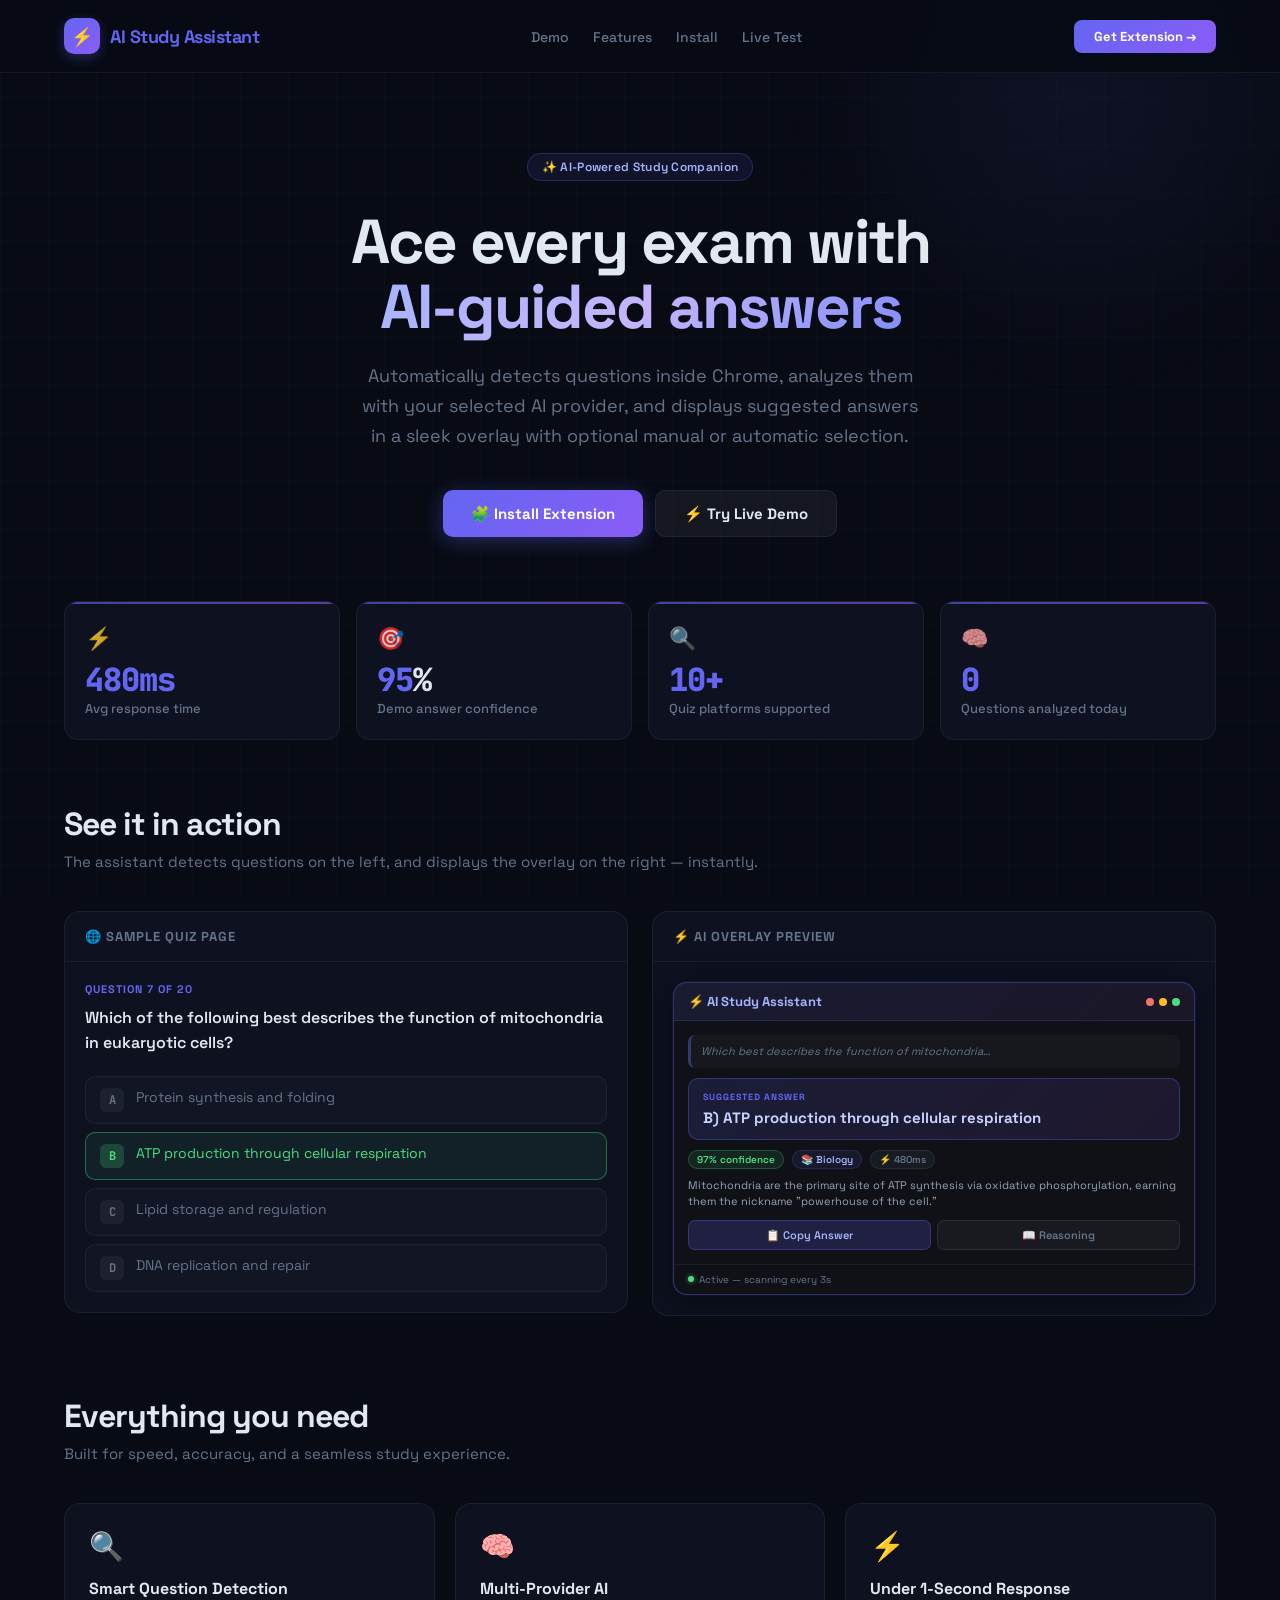
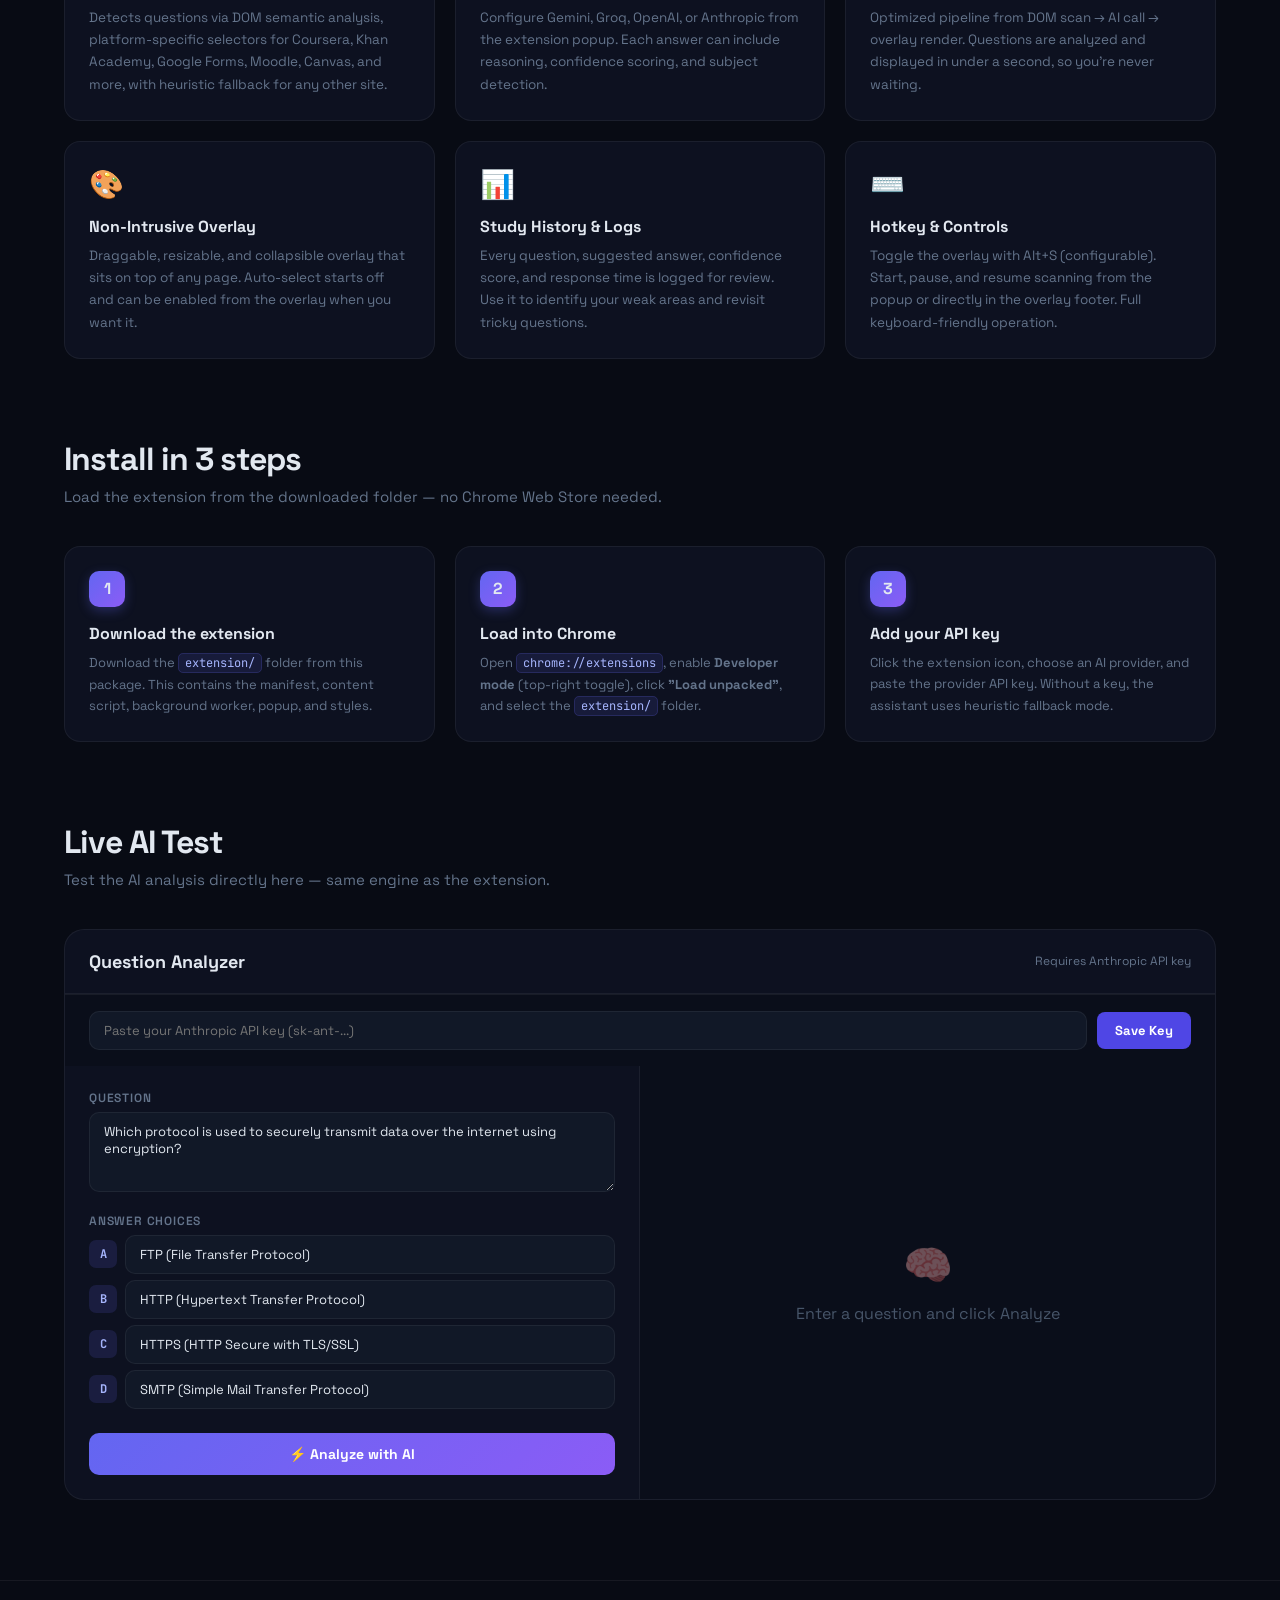
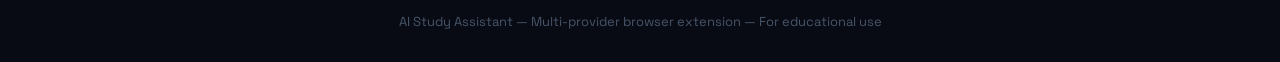
<file: dashboard/index.html>
<!DOCTYPE html>
<html lang="en">
<head>
  <meta charset="UTF-8">
  <meta name="viewport" content="width=device-width, initial-scale=1.0">
  <title>AI Study Assistant — Dashboard</title>
  <style>
    @import url('https://fonts.googleapis.com/css2?family=Space+Grotesk:wght@400;500;600;700;800&family=JetBrains+Mono:wght@400;600&display=swap');

    :root {
      --bg:        #080b14;
      --bg2:       #0d1120;
      --bg3:       #111827;
      --border:    rgba(99,102,241,0.2);
      --border2:   rgba(255,255,255,0.06);
      --indigo:    #6366f1;
      --indigo2:   #4f46e5;
      --violet:    #8b5cf6;
      --text:      #e2e8f0;
      --muted:     #64748b;
      --muted2:    #475569;
      --success:   #4ade80;
      --warning:   #fbbf24;
      --danger:    #f87171;
    }

    * { margin: 0; padding: 0; box-sizing: border-box; }
    html { scroll-behavior: smooth; }

    body {
      background: var(--bg);
      color: var(--text);
      font-family: 'Space Grotesk', sans-serif;
      min-height: 100vh;
      overflow-x: hidden;
    }

    /* Ambient grid bg */
    body::before {
      content: '';
      position: fixed;
      inset: 0;
      background-image:
        linear-gradient(rgba(99,102,241,0.03) 1px, transparent 1px),
        linear-gradient(90deg, rgba(99,102,241,0.03) 1px, transparent 1px);
      background-size: 48px 48px;
      pointer-events: none;
      z-index: 0;
    }

    /* Glow orbs */
    body::after {
      content: '';
      position: fixed;
      top: -200px;
      right: -100px;
      width: 600px;
      height: 600px;
      background: radial-gradient(circle, rgba(99,102,241,0.08) 0%, transparent 70%);
      pointer-events: none;
      z-index: 0;
    }

    .container { max-width: 1200px; margin: 0 auto; padding: 0 24px; position: relative; z-index: 1; }

    /* ── Nav ─────────────────────────────────────────────── */
    nav {
      padding: 18px 0;
      border-bottom: 1px solid var(--border2);
      position: sticky;
      top: 0;
      background: rgba(8,11,20,0.85);
      backdrop-filter: blur(16px);
      z-index: 100;
    }
    .nav-inner {
      display: flex;
      align-items: center;
      justify-content: space-between;
    }
    .logo {
      display: flex;
      align-items: center;
      gap: 10px;
      font-size: 18px;
      font-weight: 800;
      color: var(--indigo);
      letter-spacing: -0.5px;
    }
    .logo-icon {
      width: 36px; height: 36px;
      background: linear-gradient(135deg, var(--indigo), var(--violet));
      border-radius: 10px;
      display: flex;
      align-items: center;
      justify-content: center;
      font-size: 18px;
      box-shadow: 0 4px 12px rgba(99,102,241,0.3);
    }
    .nav-links {
      display: flex;
      gap: 24px;
      list-style: none;
    }
    .nav-links a {
      color: var(--muted);
      text-decoration: none;
      font-size: 14px;
      font-weight: 500;
      transition: color 0.15s;
    }
    .nav-links a:hover { color: var(--text); }

    .nav-cta {
      background: linear-gradient(135deg, var(--indigo), var(--violet));
      color: white;
      border: none;
      padding: 8px 20px;
      border-radius: 8px;
      font-size: 13px;
      font-weight: 700;
      cursor: pointer;
      font-family: inherit;
      transition: opacity 0.15s;
      text-decoration: none;
    }
    .nav-cta:hover { opacity: 0.88; }

    /* ── Hero ─────────────────────────────────────────────── */
    .hero {
      padding: 80px 0 64px;
      text-align: center;
    }
    .hero-badge {
      display: inline-flex;
      align-items: center;
      gap: 6px;
      background: rgba(99,102,241,0.1);
      border: 1px solid rgba(99,102,241,0.25);
      border-radius: 20px;
      padding: 5px 14px;
      font-size: 12px;
      color: #a5b4fc;
      font-weight: 600;
      letter-spacing: 0.3px;
      margin-bottom: 28px;
    }
    .hero h1 {
      font-size: clamp(36px, 5vw, 62px);
      font-weight: 800;
      letter-spacing: -2px;
      line-height: 1.05;
      margin-bottom: 22px;
    }
    .hero h1 span {
      background: linear-gradient(135deg, #a5b4fc, #c4b5fd, #818cf8);
      -webkit-background-clip: text;
      -webkit-text-fill-color: transparent;
      background-clip: text;
    }
    .hero p {
      font-size: 18px;
      color: var(--muted);
      max-width: 560px;
      margin: 0 auto 40px;
      line-height: 1.65;
    }
    .hero-btns {
      display: flex;
      gap: 12px;
      justify-content: center;
      flex-wrap: wrap;
    }
    .btn-hero {
      padding: 13px 28px;
      border-radius: 10px;
      font-size: 15px;
      font-weight: 700;
      cursor: pointer;
      border: none;
      font-family: inherit;
      transition: all 0.2s;
      text-decoration: none;
      display: inline-flex;
      align-items: center;
      gap: 8px;
    }
    .btn-hero-primary {
      background: linear-gradient(135deg, var(--indigo), var(--violet));
      color: white;
      box-shadow: 0 4px 20px rgba(99,102,241,0.35);
    }
    .btn-hero-primary:hover { transform: translateY(-2px); box-shadow: 0 8px 28px rgba(99,102,241,0.45); }
    .btn-hero-ghost {
      background: rgba(255,255,255,0.05);
      color: var(--text);
      border: 1px solid var(--border2);
    }
    .btn-hero-ghost:hover { background: rgba(255,255,255,0.09); }

    /* ── Stats Cards ──────────────────────────────────────── */
    .stats-section { padding: 0 0 64px; }
    .stats-grid {
      display: grid;
      grid-template-columns: repeat(4, 1fr);
      gap: 16px;
    }
    @media(max-width:768px) { .stats-grid { grid-template-columns: repeat(2,1fr); } }

    .stat-card {
      background: var(--bg2);
      border: 1px solid var(--border2);
      border-radius: 14px;
      padding: 22px 20px;
      position: relative;
      overflow: hidden;
      transition: border-color 0.2s;
    }
    .stat-card:hover { border-color: var(--border); }
    .stat-card::before {
      content: '';
      position: absolute;
      top: 0; left: 0; right: 0;
      height: 2px;
      background: linear-gradient(90deg, var(--indigo), var(--violet));
      opacity: 0.6;
    }
    .stat-icon {
      font-size: 22px;
      margin-bottom: 12px;
      opacity: 0.8;
    }
    .stat-number {
      font-size: 32px;
      font-weight: 800;
      letter-spacing: -1px;
      color: var(--text);
      line-height: 1;
      margin-bottom: 4px;
      font-family: 'JetBrains Mono', monospace;
    }
    .stat-number span { color: var(--indigo); }
    .stat-label { font-size: 13px; color: var(--muted); font-weight: 500; }

    /* ── Live Demo ────────────────────────────────────────── */
    .demo-section { padding: 0 0 80px; }
    .section-header { margin-bottom: 40px; }
    .section-header h2 {
      font-size: 32px;
      font-weight: 800;
      letter-spacing: -1px;
      margin-bottom: 8px;
    }
    .section-header p { color: var(--muted); font-size: 15px; }

    .demo-grid {
      display: grid;
      grid-template-columns: 1fr 1fr;
      gap: 24px;
      align-items: start;
    }
    @media(max-width:860px) { .demo-grid { grid-template-columns: 1fr; } }

    .demo-panel {
      background: var(--bg2);
      border: 1px solid var(--border2);
      border-radius: 16px;
      overflow: hidden;
    }
    .demo-panel-header {
      padding: 16px 20px;
      border-bottom: 1px solid var(--border2);
      font-size: 13px;
      font-weight: 700;
      color: var(--muted);
      text-transform: uppercase;
      letter-spacing: 1px;
      display: flex;
      align-items: center;
      gap: 8px;
    }

    .sample-question {
      padding: 20px;
    }
    .q-number {
      font-size: 11px;
      color: var(--indigo);
      font-weight: 700;
      letter-spacing: 1px;
      text-transform: uppercase;
      margin-bottom: 10px;
    }
    .q-text {
      font-size: 16px;
      font-weight: 600;
      color: var(--text);
      line-height: 1.55;
      margin-bottom: 20px;
    }
    .q-choices {
      display: flex;
      flex-direction: column;
      gap: 8px;
    }
    .q-choice {
      display: flex;
      align-items: flex-start;
      gap: 12px;
      padding: 11px 14px;
      border-radius: 10px;
      border: 1px solid var(--border2);
      background: rgba(255,255,255,0.02);
      cursor: pointer;
      transition: all 0.15s;
      font-size: 14px;
      color: var(--muted);
    }
    .q-choice:hover { border-color: var(--border); color: var(--text); }
    .q-choice.highlighted {
      border-color: rgba(99,102,241,0.5);
      background: rgba(99,102,241,0.1);
      color: #a5b4fc;
    }
    .q-choice.correct {
      border-color: rgba(74,222,128,0.4);
      background: rgba(74,222,128,0.08);
      color: var(--success);
    }
    .choice-letter {
      width: 24px;
      height: 24px;
      border-radius: 6px;
      background: rgba(255,255,255,0.05);
      display: flex;
      align-items: center;
      justify-content: center;
      font-size: 12px;
      font-weight: 700;
      flex-shrink: 0;
      font-family: 'JetBrains Mono', monospace;
    }
    .q-choice.correct .choice-letter {
      background: rgba(74,222,128,0.2);
    }

    /* Overlay preview */
    .overlay-preview {
      padding: 20px;
    }
    .overlay-card {
      background: #0f1117;
      border: 1px solid rgba(99,102,241,0.4);
      border-radius: 14px;
      overflow: hidden;
      box-shadow: 0 8px 32px rgba(0,0,0,0.5), 0 0 0 1px rgba(99,102,241,0.1);
    }
    .ov-header {
      display: flex;
      align-items: center;
      justify-content: space-between;
      padding: 10px 14px;
      background: linear-gradient(135deg, rgba(99,102,241,0.12), rgba(168,85,247,0.08));
      border-bottom: 1px solid rgba(99,102,241,0.2);
    }
    .ov-logo { font-size: 13px; font-weight: 700; color: #a5b4fc; }
    .ov-dots { display: flex; gap: 5px; }
    .ov-dot { width: 8px; height: 8px; border-radius: 50%; }
    .ov-body { padding: 14px; }
    .ov-q-preview {
      font-size: 11px;
      color: #64748b;
      padding: 8px 10px;
      background: rgba(255,255,255,0.03);
      border-radius: 7px;
      border-left: 3px solid rgba(99,102,241,0.4);
      margin-bottom: 10px;
      font-style: italic;
      line-height: 1.5;
    }
    .ov-answer-box {
      background: linear-gradient(135deg, rgba(99,102,241,0.15), rgba(168,85,247,0.1));
      border: 1px solid rgba(99,102,241,0.35);
      border-radius: 10px;
      padding: 12px 14px;
      margin-bottom: 10px;
    }
    .ov-answer-label {
      font-size: 9px;
      text-transform: uppercase;
      letter-spacing: 1px;
      color: #6366f1;
      font-weight: 700;
      margin-bottom: 5px;
    }
    .ov-answer-text {
      font-size: 15px;
      font-weight: 700;
      color: #c7d2fe;
    }
    .ov-meta {
      display: flex;
      gap: 8px;
      margin-bottom: 8px;
    }
    .ov-badge {
      font-size: 10px;
      padding: 2px 8px;
      border-radius: 20px;
      font-weight: 600;
    }
    .ov-badge.green { background: rgba(74,222,128,0.1); color: #4ade80; border: 1px solid rgba(74,222,128,0.25); }
    .ov-badge.blue { background: rgba(99,102,241,0.1); color: #a5b4fc; border: 1px solid rgba(99,102,241,0.2); }
    .ov-badge.gray { background: rgba(100,116,139,0.1); color: #64748b; border: 1px solid rgba(100,116,139,0.2); }
    .ov-explanation { font-size: 11px; color: #94a3b8; line-height: 1.5; margin-bottom: 10px; }
    .ov-btns { display: flex; gap: 6px; }
    .ov-btn {
      flex: 1;
      padding: 7px;
      border-radius: 7px;
      font-size: 11px;
      font-weight: 600;
      text-align: center;
      font-family: inherit;
      cursor: pointer;
      border: none;
    }
    .ov-btn-primary { background: rgba(99,102,241,0.2); color: #a5b4fc; border: 1px solid rgba(99,102,241,0.3); }
    .ov-btn-ghost { background: rgba(255,255,255,0.04); color: #64748b; border: 1px solid rgba(255,255,255,0.08); }
    .ov-footer {
      display: flex;
      align-items: center;
      justify-content: space-between;
      padding: 8px 14px;
      border-top: 1px solid rgba(255,255,255,0.05);
    }
    .ov-status { display: flex; align-items: center; gap: 5px; font-size: 10px; color: #64748b; }
    .ov-status-dot {
      width: 6px; height: 6px;
      border-radius: 50%;
      background: #4ade80;
      box-shadow: 0 0 5px rgba(74,222,128,0.6);
    }

    /* ── Features ────────────────────────────────────────── */
    .features-section { padding: 0 0 80px; }
    .features-grid {
      display: grid;
      grid-template-columns: repeat(3, 1fr);
      gap: 20px;
    }
    @media(max-width:768px) { .features-grid { grid-template-columns: 1fr; } }

    .feature-card {
      background: var(--bg2);
      border: 1px solid var(--border2);
      border-radius: 16px;
      padding: 24px;
      transition: all 0.2s;
    }
    .feature-card:hover {
      border-color: var(--border);
      transform: translateY(-3px);
      box-shadow: 0 12px 40px rgba(0,0,0,0.4);
    }
    .feature-icon {
      font-size: 28px;
      margin-bottom: 14px;
      display: block;
    }
    .feature-title {
      font-size: 16px;
      font-weight: 700;
      margin-bottom: 8px;
      color: var(--text);
    }
    .feature-desc {
      font-size: 13.5px;
      color: var(--muted);
      line-height: 1.65;
    }

    /* ── Install Guide ───────────────────────────────────── */
    .install-section { padding: 0 0 80px; }
    .install-steps {
      display: grid;
      grid-template-columns: repeat(3, 1fr);
      gap: 20px;
    }
    @media(max-width:768px) { .install-steps { grid-template-columns: 1fr; } }

    .install-step {
      background: var(--bg2);
      border: 1px solid var(--border2);
      border-radius: 16px;
      padding: 24px;
      position: relative;
    }
    .step-number {
      width: 36px; height: 36px;
      background: linear-gradient(135deg, var(--indigo), var(--violet));
      border-radius: 10px;
      display: flex;
      align-items: center;
      justify-content: center;
      font-weight: 800;
      font-size: 16px;
      margin-bottom: 16px;
      box-shadow: 0 4px 12px rgba(99,102,241,0.3);
    }
    .step-title {
      font-size: 16px;
      font-weight: 700;
      margin-bottom: 8px;
    }
    .step-desc {
      font-size: 13px;
      color: var(--muted);
      line-height: 1.65;
    }
    .step-desc code {
      background: rgba(99,102,241,0.12);
      border: 1px solid rgba(99,102,241,0.2);
      border-radius: 5px;
      padding: 1px 6px;
      font-size: 12px;
      color: #a5b4fc;
      font-family: 'JetBrains Mono', monospace;
    }

    /* ── Live Test Area ──────────────────────────────────── */
    .test-section { padding: 0 0 80px; }
    .test-panel {
      background: var(--bg2);
      border: 1px solid var(--border2);
      border-radius: 20px;
      overflow: hidden;
    }
    .test-panel-header {
      padding: 20px 24px;
      border-bottom: 1px solid var(--border2);
      display: flex;
      align-items: center;
      justify-content: space-between;
    }
    .test-panel-header h3 { font-size: 18px; font-weight: 700; }
    .api-note { font-size: 12px; color: var(--muted); }

    .test-grid {
      display: grid;
      grid-template-columns: 1fr 1fr;
      min-height: 420px;
    }
    @media(max-width:768px) { .test-grid { grid-template-columns: 1fr; } }

    .test-input-pane {
      padding: 24px;
      border-right: 1px solid var(--border2);
    }
    .test-output-pane {
      padding: 24px;
      background: rgba(0,0,0,0.2);
    }

    .form-group { margin-bottom: 16px; }
    .form-label {
      display: block;
      font-size: 12px;
      font-weight: 600;
      color: var(--muted);
      margin-bottom: 6px;
      text-transform: uppercase;
      letter-spacing: 0.8px;
    }
    textarea, input[type="text"], input[type="password"] {
      width: 100%;
      background: var(--bg3);
      border: 1px solid var(--border2);
      border-radius: 10px;
      color: var(--text);
      padding: 10px 14px;
      font-size: 13px;
      font-family: inherit;
      outline: none;
      transition: border-color 0.2s;
      resize: vertical;
    }
    textarea:focus, input:focus { border-color: var(--indigo); }
    textarea { min-height: 80px; }

    .choices-input { display: flex; flex-direction: column; gap: 6px; }
    .choice-input-row {
      display: flex;
      align-items: center;
      gap: 8px;
    }
    .choice-letter-badge {
      width: 28px; height: 28px;
      background: rgba(99,102,241,0.15);
      border-radius: 7px;
      display: flex;
      align-items: center;
      justify-content: center;
      font-size: 12px;
      font-weight: 700;
      color: #a5b4fc;
      flex-shrink: 0;
      font-family: 'JetBrains Mono', monospace;
    }

    .analyze-btn {
      width: 100%;
      padding: 12px;
      background: linear-gradient(135deg, var(--indigo), var(--violet));
      color: white;
      border: none;
      border-radius: 10px;
      font-size: 14px;
      font-weight: 700;
      cursor: pointer;
      font-family: inherit;
      transition: all 0.2s;
      margin-top: 8px;
    }
    .analyze-btn:hover { transform: translateY(-1px); box-shadow: 0 6px 20px rgba(99,102,241,0.4); }
    .analyze-btn:disabled { opacity: 0.5; cursor: not-allowed; transform: none; }

    .result-placeholder {
      display: flex;
      flex-direction: column;
      align-items: center;
      justify-content: center;
      height: 100%;
      color: var(--muted2);
      text-align: center;
      gap: 12px;
    }
    .result-placeholder-icon { font-size: 40px; opacity: 0.4; }

    .result-card {
      display: none;
    }
    .result-card.visible { display: block; }

    .result-answer {
      background: linear-gradient(135deg, rgba(99,102,241,0.15), rgba(168,85,247,0.1));
      border: 1px solid rgba(99,102,241,0.35);
      border-radius: 12px;
      padding: 16px;
      margin-bottom: 14px;
    }
    .result-answer-label {
      font-size: 10px;
      color: var(--indigo);
      font-weight: 700;
      text-transform: uppercase;
      letter-spacing: 1px;
      margin-bottom: 6px;
    }
    .result-answer-text {
      font-size: 18px;
      font-weight: 800;
      color: #c7d2fe;
      letter-spacing: -0.3px;
    }

    .result-meta {
      display: flex;
      gap: 8px;
      flex-wrap: wrap;
      margin-bottom: 14px;
    }
    .badge {
      font-size: 11px;
      padding: 3px 10px;
      border-radius: 20px;
      font-weight: 600;
    }
    .badge-green { background: rgba(74,222,128,0.1); color: #4ade80; border: 1px solid rgba(74,222,128,0.25); }
    .badge-blue { background: rgba(99,102,241,0.1); color: #a5b4fc; border: 1px solid rgba(99,102,241,0.2); }
    .badge-gray { background: rgba(100,116,139,0.1); color: #64748b; border: 1px solid rgba(100,116,139,0.2); }

    .result-explanation {
      font-size: 13px;
      color: #94a3b8;
      line-height: 1.65;
      margin-bottom: 12px;
      padding: 12px;
      background: rgba(255,255,255,0.03);
      border-radius: 10px;
      border: 1px solid var(--border2);
    }
    .result-reasoning {
      font-size: 12px;
      color: var(--muted2);
      line-height: 1.7;
      font-family: 'JetBrains Mono', monospace;
      white-space: pre-wrap;
      padding: 12px;
      background: rgba(0,0,0,0.3);
      border-radius: 8px;
      max-height: 150px;
      overflow-y: auto;
    }

    .loading-state {
      display: none;
      flex-direction: column;
      align-items: center;
      justify-content: center;
      height: 100%;
      gap: 16px;
      color: var(--muted);
    }
    .loading-state.visible { display: flex; }

    .spinner-lg {
      width: 40px; height: 40px;
      border: 3px solid rgba(99,102,241,0.2);
      border-top-color: var(--indigo);
      border-radius: 50%;
      animation: spin 0.8s linear infinite;
    }

    .api-key-pane {
      padding: 16px 24px;
      border-top: 1px solid var(--border2);
      background: rgba(0,0,0,0.2);
    }
    .api-key-row {
      display: flex;
      gap: 10px;
      align-items: center;
    }
    .api-key-row input { flex: 1; }
    .btn-sm {
      padding: 10px 18px;
      background: var(--indigo2);
      color: white;
      border: none;
      border-radius: 8px;
      font-size: 13px;
      font-weight: 700;
      cursor: pointer;
      font-family: inherit;
      white-space: nowrap;
      transition: opacity 0.15s;
    }
    .btn-sm:hover { opacity: 0.85; }

    /* ── Footer ──────────────────────────────────────────── */
    footer {
      border-top: 1px solid var(--border2);
      padding: 32px 0;
      text-align: center;
      color: var(--muted2);
      font-size: 13px;
    }
    footer a { color: var(--muted); text-decoration: none; }
    footer a:hover { color: var(--text); }

    /* Animations */
    @keyframes spin { to { transform: rotate(360deg); } }
    @keyframes fadeUp {
      from { opacity: 0; transform: translateY(20px); }
      to { opacity: 1; transform: translateY(0); }
    }
    .fade-up { animation: fadeUp 0.5s ease both; }
  </style>
</head>
<body>

  <nav>
    <div class="container nav-inner">
      <div class="logo">
        <div class="logo-icon">⚡</div>
        AI Study Assistant
      </div>
      <ul class="nav-links">
        <li><a href="#demo">Demo</a></li>
        <li><a href="#features">Features</a></li>
        <li><a href="#install">Install</a></li>
        <li><a href="#test">Live Test</a></li>
      </ul>
      <a href="#install" class="nav-cta">Get Extension →</a>
    </div>
  </nav>

  <!-- Hero -->
  <section class="hero">
    <div class="container fade-up">
      <div class="hero-badge">✨ AI-Powered Study Companion</div>
      <h1>
        Ace every exam with<br><span>AI-guided answers</span>
      </h1>
      <p>
        Automatically detects questions inside Chrome, analyzes them with your selected AI provider,
        and displays suggested answers in a sleek overlay with optional manual or automatic selection.
      </p>
      <div class="hero-btns">
        <a href="#install" class="btn-hero btn-hero-primary">
          🧩 Install Extension
        </a>
        <a href="#test" class="btn-hero btn-hero-ghost">
          ⚡ Try Live Demo
        </a>
      </div>
    </div>
  </section>

  <!-- Stats -->
  <section class="stats-section">
    <div class="container">
      <div class="stats-grid">
        <div class="stat-card">
          <div class="stat-icon">⚡</div>
          <div class="stat-number"><span id="counter-speed">—</span></div>
          <div class="stat-label">Avg response time</div>
        </div>
        <div class="stat-card">
          <div class="stat-icon">🎯</div>
          <div class="stat-number"><span id="counter-acc">95</span>%</div>
          <div class="stat-label">Demo answer confidence</div>
        </div>
        <div class="stat-card">
          <div class="stat-icon">🔍</div>
          <div class="stat-number"><span id="counter-sel">10+</span></div>
          <div class="stat-label">Quiz platforms supported</div>
        </div>
        <div class="stat-card">
          <div class="stat-icon">🧠</div>
          <div class="stat-number"><span id="counter-q">0</span></div>
          <div class="stat-label">Questions analyzed today</div>
        </div>
      </div>
    </div>
  </section>

  <!-- Demo -->
  <section class="demo-section" id="demo">
    <div class="container">
      <div class="section-header">
        <h2>See it in action</h2>
        <p>The assistant detects questions on the left, and displays the overlay on the right — instantly.</p>
      </div>
      <div class="demo-grid">
        <div class="demo-panel">
          <div class="demo-panel-header">
            🌐 Sample Quiz Page
          </div>
          <div class="sample-question">
            <div class="q-number">Question 7 of 20</div>
            <div class="q-text">
              Which of the following best describes the function of mitochondria in eukaryotic cells?
            </div>
            <div class="q-choices">
              <div class="q-choice" onclick="selectChoice(this, 0)">
                <div class="choice-letter">A</div>
                Protein synthesis and folding
              </div>
              <div class="q-choice correct" onclick="selectChoice(this, 1)">
                <div class="choice-letter">B</div>
                ATP production through cellular respiration
              </div>
              <div class="q-choice" onclick="selectChoice(this, 2)">
                <div class="choice-letter">C</div>
                Lipid storage and regulation
              </div>
              <div class="q-choice" onclick="selectChoice(this, 3)">
                <div class="choice-letter">D</div>
                DNA replication and repair
              </div>
            </div>
          </div>
        </div>
        <div class="demo-panel">
          <div class="demo-panel-header">
            ⚡ AI Overlay Preview
          </div>
          <div class="overlay-preview">
            <div class="overlay-card">
              <div class="ov-header">
                <div class="ov-logo">⚡ AI Study Assistant</div>
                <div class="ov-dots">
                  <div class="ov-dot" style="background:#f87171"></div>
                  <div class="ov-dot" style="background:#fbbf24"></div>
                  <div class="ov-dot" style="background:#4ade80"></div>
                </div>
              </div>
              <div class="ov-body">
                <div class="ov-q-preview">Which best describes the function of mitochondria…</div>
                <div class="ov-answer-box">
                  <div class="ov-answer-label">Suggested Answer</div>
                  <div class="ov-answer-text">B) ATP production through cellular respiration</div>
                </div>
                <div class="ov-meta">
                  <span class="ov-badge green">97% confidence</span>
                  <span class="ov-badge blue">📚 Biology</span>
                  <span class="ov-badge gray">⚡ 480ms</span>
                </div>
                <div class="ov-explanation">
                  Mitochondria are the primary site of ATP synthesis via oxidative phosphorylation, earning them the nickname "powerhouse of the cell."
                </div>
                <div class="ov-btns">
                  <button class="ov-btn ov-btn-primary">📋 Copy Answer</button>
                  <button class="ov-btn ov-btn-ghost">📖 Reasoning</button>
                </div>
              </div>
              <div class="ov-footer">
                <div class="ov-status">
                  <div class="ov-status-dot"></div>
                  Active — scanning every 3s
                </div>
              </div>
            </div>
          </div>
        </div>
      </div>
    </div>
  </section>

  <!-- Features -->
  <section class="features-section" id="features">
    <div class="container">
      <div class="section-header">
        <h2>Everything you need</h2>
        <p>Built for speed, accuracy, and a seamless study experience.</p>
      </div>
      <div class="features-grid">
        <div class="feature-card">
          <span class="feature-icon">🔍</span>
          <div class="feature-title">Smart Question Detection</div>
          <div class="feature-desc">Detects questions via DOM semantic analysis, platform-specific selectors for Coursera, Khan Academy, Google Forms, Moodle, Canvas, and more, with heuristic fallback for any other site.</div>
        </div>
        <div class="feature-card">
          <span class="feature-icon">🧠</span>
          <div class="feature-title">Multi-Provider AI</div>
          <div class="feature-desc">Configure Gemini, Groq, OpenAI, or Anthropic from the extension popup. Each answer can include reasoning, confidence scoring, and subject detection.</div>
        </div>
        <div class="feature-card">
          <span class="feature-icon">⚡</span>
          <div class="feature-title">Under 1-Second Response</div>
          <div class="feature-desc">Optimized pipeline from DOM scan → AI call → overlay render. Questions are analyzed and displayed in under a second, so you're never waiting.</div>
        </div>
        <div class="feature-card">
          <span class="feature-icon">🎨</span>
          <div class="feature-title">Non-Intrusive Overlay</div>
          <div class="feature-desc">Draggable, resizable, and collapsible overlay that sits on top of any page. Auto-select starts off and can be enabled from the overlay when you want it.</div>
        </div>
        <div class="feature-card">
          <span class="feature-icon">📊</span>
          <div class="feature-title">Study History & Logs</div>
          <div class="feature-desc">Every question, suggested answer, confidence score, and response time is logged for review. Use it to identify your weak areas and revisit tricky questions.</div>
        </div>
        <div class="feature-card">
          <span class="feature-icon">⌨️</span>
          <div class="feature-title">Hotkey & Controls</div>
          <div class="feature-desc">Toggle the overlay with Alt+S (configurable). Start, pause, and resume scanning from the popup or directly in the overlay footer. Full keyboard-friendly operation.</div>
        </div>
      </div>
    </div>
  </section>

  <!-- Install -->
  <section class="install-section" id="install">
    <div class="container">
      <div class="section-header">
        <h2>Install in 3 steps</h2>
        <p>Load the extension from the downloaded folder — no Chrome Web Store needed.</p>
      </div>
      <div class="install-steps">
        <div class="install-step">
          <div class="step-number">1</div>
          <div class="step-title">Download the extension</div>
          <div class="step-desc">
            Download the <code>extension/</code> folder from this package. This contains the manifest, content script, background worker, popup, and styles.
          </div>
        </div>
        <div class="install-step">
          <div class="step-number">2</div>
          <div class="step-title">Load into Chrome</div>
          <div class="step-desc">
            Open <code>chrome://extensions</code>, enable <strong>Developer mode</strong> (top-right toggle), click <strong>"Load unpacked"</strong>, and select the <code>extension/</code> folder.
          </div>
        </div>
        <div class="install-step">
          <div class="step-number">3</div>
          <div class="step-title">Add your API key</div>
          <div class="step-desc">
            Click the extension icon, choose an AI provider, and paste the provider API key. Without a key, the assistant uses heuristic fallback mode.
          </div>
        </div>
      </div>
    </div>
  </section>

  <!-- Live Test -->
  <section class="test-section" id="test">
    <div class="container">
      <div class="section-header">
        <h2>Live AI Test</h2>
        <p>Test the AI analysis directly here — same engine as the extension.</p>
      </div>
      <div class="test-panel">
        <div class="test-panel-header">
          <h3>Question Analyzer</h3>
          <span class="api-note">Requires Anthropic API key</span>
        </div>
        <div class="api-key-pane">
          <div class="api-key-row">
            <input type="password" id="dashboard-api-key" placeholder="Paste your Anthropic API key (sk-ant-...)">
            <button class="btn-sm" id="save-key-btn">Save Key</button>
          </div>
        </div>
        <div class="test-grid">
          <div class="test-input-pane">
            <div class="form-group">
              <label class="form-label">Question</label>
              <textarea id="test-question" placeholder="Enter a multiple-choice question…">Which protocol is used to securely transmit data over the internet using encryption?</textarea>
            </div>
            <div class="form-group">
              <label class="form-label">Answer Choices</label>
              <div class="choices-input">
                <div class="choice-input-row">
                  <div class="choice-letter-badge">A</div>
                  <input type="text" class="choice-field" value="FTP (File Transfer Protocol)">
                </div>
                <div class="choice-input-row">
                  <div class="choice-letter-badge">B</div>
                  <input type="text" class="choice-field" value="HTTP (Hypertext Transfer Protocol)">
                </div>
                <div class="choice-input-row">
                  <div class="choice-letter-badge">C</div>
                  <input type="text" class="choice-field" value="HTTPS (HTTP Secure with TLS/SSL)">
                </div>
                <div class="choice-input-row">
                  <div class="choice-letter-badge">D</div>
                  <input type="text" class="choice-field" value="SMTP (Simple Mail Transfer Protocol)">
                </div>
              </div>
            </div>
            <button class="analyze-btn" id="analyze-btn">⚡ Analyze with AI</button>
          </div>

          <div class="test-output-pane">
            <div class="result-placeholder" id="result-placeholder">
              <div class="result-placeholder-icon">🧠</div>
              <div>Enter a question and click Analyze</div>
            </div>
            <div class="loading-state" id="loading-state">
              <div class="spinner-lg"></div>
              <div style="color:var(--muted)">Analyzing with Claude AI…</div>
            </div>
            <div class="result-card" id="result-card">
              <div class="result-answer">
                <div class="result-answer-label">Suggested Answer</div>
                <div class="result-answer-text" id="res-answer"></div>
              </div>
              <div class="result-meta" id="res-meta"></div>
              <div class="result-explanation" id="res-explanation"></div>
              <div class="result-reasoning" id="res-reasoning"></div>
            </div>
          </div>
        </div>
      </div>
    </div>
  </section>

  <footer>
    <div class="container">
      <p>AI Study Assistant &mdash; Multi-provider browser extension &mdash; For educational use</p>
    </div>
  </footer>

  <script>
    // ── Stats animation ────────────────────────────────────
    function animateCounter(id, target, suffix='', decimals=0) {
      const el = document.getElementById(id);
      if (!el || target === '—') return;
      const num = parseFloat(target);
      if (isNaN(num)) { el.textContent = target; return; }
      const dur = 1500, start = Date.now();
      const from = 0;
      function step() {
        const p = Math.min(1, (Date.now()-start)/dur);
        const ease = 1 - Math.pow(1-p, 3);
        el.textContent = (from + (num-from)*ease).toFixed(decimals) + suffix;
        if (p < 1) requestAnimationFrame(step);
      }
      requestAnimationFrame(step);
    }

    // Simulated stats (replace with real extension data if available)
    animateCounter('counter-speed', 480, 'ms');
    animateCounter('counter-q', 0);

    // ── Demo choice click ──────────────────────────────────
    window.selectChoice = function(el, idx) {
      document.querySelectorAll('.q-choice').forEach(c => c.classList.remove('highlighted'));
      el.classList.add('highlighted');
    };

    // ── API Key storage ────────────────────────────────────
    let apiKey = localStorage.getItem('asa_api_key') || '';
    if (apiKey) document.getElementById('dashboard-api-key').value = apiKey;

    document.getElementById('save-key-btn').addEventListener('click', () => {
      apiKey = document.getElementById('dashboard-api-key').value.trim();
      localStorage.setItem('asa_api_key', apiKey);
      const btn = document.getElementById('save-key-btn');
      btn.textContent = '✓ Saved';
      setTimeout(() => { btn.textContent = 'Save Key'; }, 2000);
    });

    // ── Live Analyze ───────────────────────────────────────
    document.getElementById('analyze-btn').addEventListener('click', async () => {
      const key = document.getElementById('dashboard-api-key').value.trim() || apiKey;
      if (!key) { alert('Please enter your Anthropic API key above.'); return; }

      const question = document.getElementById('test-question').value.trim();
      if (!question) { alert('Please enter a question.'); return; }

      const choices = Array.from(document.querySelectorAll('.choice-field'))
        .map(i => i.value.trim()).filter(Boolean);

      // Show loading
      document.getElementById('result-placeholder').style.display = 'none';
      document.getElementById('result-card').classList.remove('visible');
      document.getElementById('loading-state').classList.add('visible');
      document.getElementById('analyze-btn').disabled = true;

      const choiceText = choices.length
        ? `\n\nAnswer choices:\n${choices.map((c,i) => `${String.fromCharCode(65+i)}) ${c}`).join('\n')}`
        : '';

      const systemPrompt = `You are an expert academic tutor. Analyze the question and determine the correct answer.
Respond ONLY with valid JSON (no markdown):
{"answer":"letter and text","confidence":0.95,"explanation":"1-2 sentences","reasoning":"step by step","subject":"subject area"}`;

      const start = Date.now();
      try {
        const resp = await fetch('https://api.anthropic.com/v1/messages', {
          method: 'POST',
          headers: {
            'Content-Type': 'application/json',
            'x-api-key': key,
            'anthropic-version': '2023-06-01'
          },
          body: JSON.stringify({
            model: 'claude-sonnet-4-20250514',
            max_tokens: 800,
            system: systemPrompt,
            messages: [{ role: 'user', content: `Question: ${question}${choiceText}` }]
          })
        });

        if (!resp.ok) {
          const err = await resp.json().catch(()=>({}));
          throw new Error(err.error?.message || `API error ${resp.status}`);
        }

        const data = await resp.json();
        const raw = data.content?.[0]?.text || '';
        const match = raw.match(/\{[\s\S]*\}/);
        if (!match) throw new Error('Invalid response format');

        const result = JSON.parse(match[0]);
        const ms = Date.now() - start;

        document.getElementById('res-answer').textContent = result.answer || '—';
        const pct = Math.round((result.confidence || 0) * 100);
        document.getElementById('res-meta').innerHTML = `
          <span class="badge badge-${pct>=80?'green':pct>=50?'blue':'gray'}">${pct}% confidence</span>
          ${result.subject ? `<span class="badge badge-blue">📚 ${result.subject}</span>` : ''}
          <span class="badge badge-gray">⚡ ${ms}ms</span>
        `;
        document.getElementById('res-explanation').textContent = result.explanation || '';
        document.getElementById('res-reasoning').textContent = result.reasoning || '';

        document.getElementById('loading-state').classList.remove('visible');
        document.getElementById('result-card').classList.add('visible');
        document.getElementById('counter-speed').textContent = ms + 'ms';

        // Update session counter
        const cur = parseInt(document.getElementById('counter-q').textContent) || 0;
        document.getElementById('counter-q').textContent = cur + 1;

      } catch (e) {
        document.getElementById('loading-state').classList.remove('visible');
        document.getElementById('result-placeholder').style.display = '';
        document.getElementById('result-placeholder').innerHTML = `
          <div class="result-placeholder-icon">⚠️</div>
          <div style="color:#f87171;font-size:13px">${e.message}</div>
        `;
      } finally {
        document.getElementById('analyze-btn').disabled = false;
      }
    });
  </script>
</body>
</html>
</file>
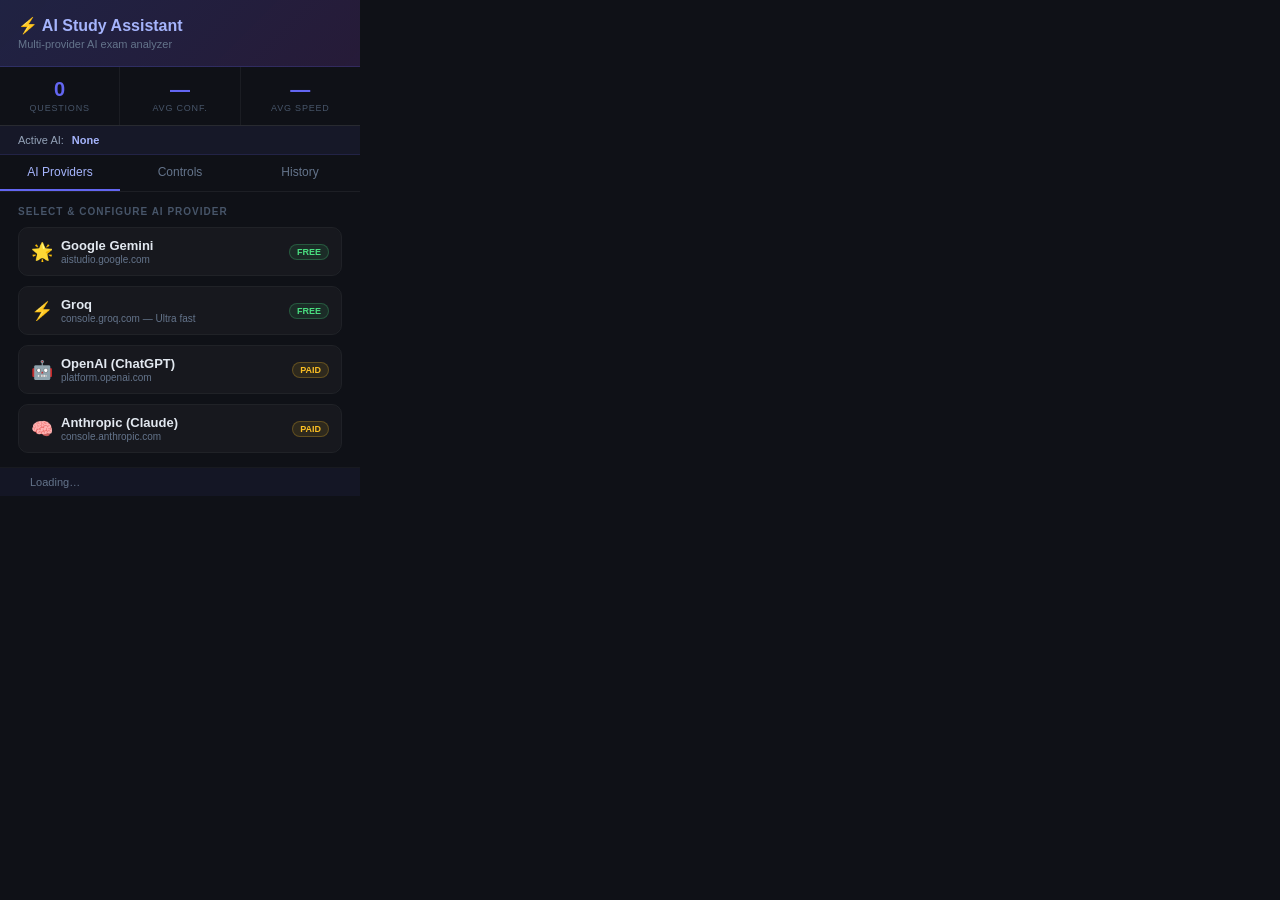
<file: extension/popup.html>
<!DOCTYPE html>
<html>
<head>
  <meta charset="UTF-8">
  <title>AI Study Assistant</title>
  <style>
    * { margin: 0; padding: 0; box-sizing: border-box; }
    body {
      width: 360px;
      background: #0f1117;
      color: #e2e8f0;
      font-family: 'Segoe UI', -apple-system, sans-serif;
      font-size: 13px;
    }
    .header {
      background: linear-gradient(135deg, rgba(99,102,241,0.2), rgba(168,85,247,0.15));
      padding: 16px 18px;
      border-bottom: 1px solid rgba(99,102,241,0.2);
    }
    .header h1 { font-size: 16px; font-weight: 800; color: #a5b4fc; }
    .header p { font-size: 11px; color: #64748b; margin-top: 3px; }

    .stats-row {
      display: grid; grid-template-columns: repeat(3,1fr);
      gap: 1px; background: rgba(255,255,255,0.05);
      border-bottom: 1px solid rgba(255,255,255,0.06);
    }
    .stat { background: #0f1117; padding: 12px 10px; text-align: center; }
    .stat-val { font-size: 20px; font-weight: 800; color: #6366f1; line-height: 1; }
    .stat-lbl { font-size: 9px; color: #475569; text-transform: uppercase; letter-spacing: 0.8px; margin-top: 4px; }

    .tab-row { display: flex; border-bottom: 1px solid rgba(255,255,255,0.06); }
    .tab {
      flex: 1; padding: 10px; text-align: center;
      font-size: 12px; color: #64748b; cursor: pointer;
      border-bottom: 2px solid transparent; transition: all 0.15s;
    }
    .tab.active { color: #a5b4fc; border-bottom-color: #6366f1; }

    .tab-content { display: none; }
    .tab-content.active { display: block; }

    .section { padding: 14px 18px; border-bottom: 1px solid rgba(255,255,255,0.04); }
    .section-title {
      font-size: 10px; font-weight: 700; text-transform: uppercase;
      letter-spacing: 1px; color: #475569; margin-bottom: 10px;
    }

    .toggle-row { display: flex; align-items: center; justify-content: space-between; margin-bottom: 10px; }
    .toggle-label { color: #94a3b8; font-size: 12.5px; }
    .toggle {
      width: 38px; height: 20px; background: #1e293b;
      border-radius: 10px; cursor: pointer;
      border: 1px solid rgba(255,255,255,0.1);
      position: relative; transition: background 0.2s;
    }
    .toggle.on { background: #4f46e5; border-color: #4f46e5; }
    .toggle::after {
      content: ''; position: absolute; width: 14px; height: 14px;
      background: white; border-radius: 50%; top: 2px; left: 2px; transition: left 0.2s;
    }
    .toggle.on::after { left: 20px; }

    .field { margin-bottom: 10px; }
    .field label { display: block; font-size: 11px; color: #64748b; margin-bottom: 5px; }
    .field input, .field select {
      width: 100%; background: #1a1f2e;
      border: 1px solid rgba(99,102,241,0.2); border-radius: 7px;
      color: #e2e8f0; padding: 7px 10px; font-size: 12px; outline: none;
      transition: border-color 0.2s;
    }
    .field input:focus, .field select:focus { border-color: #6366f1; }
    .field input[type="password"] { letter-spacing: 2px; }
    .field input[type="range"] { padding: 0; height: 4px; accent-color: #6366f1; background: transparent; border: none; }
    .range-val { font-size: 11px; color: #6366f1; font-weight: 700; float: right; }

    /* Provider cards */
    .provider-grid { display: flex; flex-direction: column; gap: 10px; }
    .provider-card {
      border: 1px solid rgba(255,255,255,0.07);
      border-radius: 10px;
      overflow: hidden;
      transition: border-color 0.2s;
    }
    .provider-card.active-provider { border-color: rgba(99,102,241,0.5); }

    .provider-header {
      display: flex; align-items: center; justify-content: space-between;
      padding: 10px 12px;
      background: rgba(255,255,255,0.03);
      cursor: pointer;
    }
    .provider-header:hover { background: rgba(255,255,255,0.05); }

    .provider-info { display: flex; align-items: center; gap: 8px; }
    .provider-emoji { font-size: 18px; }
    .provider-name { font-size: 13px; font-weight: 700; color: #e2e8f0; }
    .provider-sub { font-size: 10px; color: #64748b; margin-top: 1px; }

    .provider-badges { display: flex; gap: 5px; align-items: center; }
    .badge-free {
      font-size: 9px; padding: 2px 7px; border-radius: 20px; font-weight: 700;
      background: rgba(74,222,128,0.1); color: #4ade80;
      border: 1px solid rgba(74,222,128,0.25);
    }
    .badge-paid {
      font-size: 9px; padding: 2px 7px; border-radius: 20px; font-weight: 700;
      background: rgba(251,191,36,0.1); color: #fbbf24;
      border: 1px solid rgba(251,191,36,0.25);
    }
    .badge-active {
      font-size: 9px; padding: 2px 7px; border-radius: 20px; font-weight: 700;
      background: rgba(99,102,241,0.2); color: #a5b4fc;
      border: 1px solid rgba(99,102,241,0.4);
    }

    .provider-body { padding: 10px 12px; border-top: 1px solid rgba(255,255,255,0.05); display: none; }
    .provider-body.open { display: block; }

    .key-row { display: flex; gap: 6px; margin-bottom: 8px; }
    .key-row input { flex: 1; }
    .btn-use {
      padding: 7px 12px; background: #4f46e5; color: white;
      border: none; border-radius: 7px; font-size: 11px; font-weight: 700;
      cursor: pointer; white-space: nowrap; font-family: inherit;
      transition: opacity 0.15s;
    }
    .btn-use:hover { opacity: 0.85; }
    .btn-use.active-btn { background: #059669; }

    .model-row { display: flex; gap: 6px; align-items: center; }
    .model-row label { font-size: 11px; color: #64748b; white-space: nowrap; }
    .model-row select { flex: 1; }

    .key-link { font-size: 10px; color: #6366f1; text-decoration: none; }
    .key-link:hover { text-decoration: underline; }

    /* Log */
    .log-list { max-height: 180px; overflow-y: auto; }
    .log-list::-webkit-scrollbar { width: 3px; }
    .log-list::-webkit-scrollbar-thumb { background: rgba(99,102,241,0.4); border-radius: 2px; }
    .log-item {
      padding: 8px 10px; background: rgba(255,255,255,0.02);
      border-radius: 7px; margin-bottom: 5px;
      border: 1px solid rgba(255,255,255,0.04);
    }
    .log-q { font-size: 11px; color: #94a3b8; margin-bottom: 3px; white-space: nowrap; overflow: hidden; text-overflow: ellipsis; }
    .log-a { font-size: 12px; color: #a5b4fc; font-weight: 600; }
    .log-meta { display: flex; gap: 8px; margin-top: 3px; }
    .log-conf, .log-time { font-size: 10px; color: #64748b; }
    .empty-log { text-align: center; color: #475569; font-size: 12px; padding: 20px; }

    .btn-row { display: flex; gap: 6px; padding: 12px 18px; }
    .btn { flex: 1; padding: 8px; border-radius: 8px; font-size: 12px; font-weight: 600; cursor: pointer; border: none; transition: all 0.15s; font-family: inherit; }
    .btn-primary { background: #4f46e5; color: white; }
    .btn-primary:hover { background: #4338ca; }
    .btn-secondary { background: rgba(255,255,255,0.06); color: #94a3b8; border: 1px solid rgba(255,255,255,0.1); }
    .btn-secondary:hover { background: rgba(255,255,255,0.1); }

    .status-bar {
      display: flex; align-items: center; gap: 6px;
      padding: 8px 18px; background: rgba(99,102,241,0.06);
      font-size: 11px; color: #64748b;
    }
    .dot { width: 6px; height: 6px; border-radius: 50%; }
    .dot.active { background: #4ade80; box-shadow: 0 0 5px rgba(74,222,128,0.6); }
    .dot.paused { background: #f59e0b; }

    .save-notice { font-size: 11px; color: #4ade80; text-align: center; padding: 4px; display: none; }
    .save-notice.show { display: block; }

    .current-provider-bar {
      display: flex; align-items: center; gap: 8px;
      padding: 8px 18px; background: rgba(99,102,241,0.08);
      border-bottom: 1px solid rgba(99,102,241,0.15);
      font-size: 11px; color: #94a3b8;
    }
    .current-provider-bar span { color: #a5b4fc; font-weight: 700; }
  </style>
</head>
<body>
  <div class="header">
    <h1>⚡ AI Study Assistant</h1>
    <p>Multi-provider AI exam analyzer</p>
  </div>

  <div class="stats-row">
    <div class="stat"><div class="stat-val" id="s-total">0</div><div class="stat-lbl">Questions</div></div>
    <div class="stat"><div class="stat-val" id="s-conf">—</div><div class="stat-lbl">Avg Conf.</div></div>
    <div class="stat"><div class="stat-val" id="s-time">—</div><div class="stat-lbl">Avg Speed</div></div>
  </div>

  <div class="current-provider-bar">
    Active AI: <span id="active-provider-name">None</span>
  </div>

  <div class="tab-row">
    <div class="tab active" data-tab="providers">AI Providers</div>
    <div class="tab" data-tab="controls">Controls</div>
    <div class="tab" data-tab="log">History</div>
  </div>

  <!-- Providers Tab -->
  <div class="tab-content active" id="tab-providers">
    <div class="section">
      <div class="section-title">Select & Configure AI Provider</div>
      <div class="provider-grid">

        <!-- Gemini -->
        <div class="provider-card" id="card-gemini">
          <div class="provider-header" data-provider="gemini">
            <div class="provider-info">
              <div class="provider-emoji">🌟</div>
              <div>
                <div class="provider-name">Google Gemini</div>
                <div class="provider-sub">aistudio.google.com</div>
              </div>
            </div>
            <div class="provider-badges">
              <span class="badge-free">FREE</span>
              <span class="badge-active" id="badge-gemini" style="display:none">ACTIVE</span>
            </div>
          </div>
          <div class="provider-body" id="body-gemini">
            <div class="key-row">
              <input type="password" id="key-gemini" placeholder="Paste Gemini API key...">
              <button class="btn-use" id="btn-gemini" data-btn="gemini">Use This</button>
            </div>
            <div class="model-row">
              <label>Model:</label>
              <select id="model-gemini">
                <option value="gemini-3.5-flash">Gemini 3.5 Flash (fastest + smartest ⚡)</option>
                <option value="gemini-3.1-flash-lite">Gemini 3.1 Flash Lite (absolute fastest ⚡)</option>
                <option value="gemini-2.5-flash">Gemini 2.5 Flash</option>
                <option value="gemini-2.5-flash-lite">Gemini 2.5 Flash Lite (ultra fast)</option>
                <option value="gemini-2.5-pro">Gemini 2.5 Pro (smarter)</option>
              </select>
            </div>
            <a href="https://aistudio.google.com/app/apikey" target="_blank" class="key-link">→ Get free API key at aistudio.google.com</a>
          </div>
        </div>

        <!-- Groq -->
        <div class="provider-card" id="card-groq">
          <div class="provider-header" data-provider="groq">
            <div class="provider-info">
              <div class="provider-emoji">⚡</div>
              <div>
                <div class="provider-name">Groq</div>
                <div class="provider-sub">console.groq.com — Ultra fast</div>
              </div>
            </div>
            <div class="provider-badges">
              <span class="badge-free">FREE</span>
              <span class="badge-active" id="badge-groq" style="display:none">ACTIVE</span>
            </div>
          </div>
          <div class="provider-body" id="body-groq">
            <div class="key-row">
              <input type="password" id="key-groq" placeholder="Paste Groq API key...">
              <button class="btn-use" id="btn-groq" data-btn="groq">Use This</button>
            </div>
            <div class="model-row">
              <label>Model:</label>
              <select id="model-groq">
                <option value="llama-3.3-70b-versatile">Llama 3.3 70B (best quality)</option>
                <option value="llama-3.1-8b-instant">Llama 3.1 8B (fastest)</option>
              </select>
            </div>
            <a href="https://console.groq.com/keys" target="_blank" class="key-link">→ Get free API key at console.groq.com</a>
          </div>
        </div>

        <!-- OpenAI -->
        <div class="provider-card" id="card-openai">
          <div class="provider-header" data-provider="openai">
            <div class="provider-info">
              <div class="provider-emoji">🤖</div>
              <div>
                <div class="provider-name">OpenAI (ChatGPT)</div>
                <div class="provider-sub">platform.openai.com</div>
              </div>
            </div>
            <div class="provider-badges">
              <span class="badge-paid">PAID</span>
              <span class="badge-active" id="badge-openai" style="display:none">ACTIVE</span>
            </div>
          </div>
          <div class="provider-body" id="body-openai">
            <div class="key-row">
              <input type="password" id="key-openai" placeholder="Paste OpenAI API key (sk-...)">
              <button class="btn-use" id="btn-openai" data-btn="openai">Use This</button>
            </div>
            <div class="model-row">
              <label>Model:</label>
              <select id="model-openai">
                <option value="gpt-4o-mini">GPT-4o Mini (cheap)</option>
                <option value="gpt-4.1-mini">GPT-4.1 Mini (stronger)</option>
                <option value="gpt-4.1">GPT-4.1 (best)</option>
                <option value="gpt-4o">GPT-4o</option>
              </select>
            </div>
            <a href="https://platform.openai.com/api-keys" target="_blank" class="key-link">→ Get API key at platform.openai.com</a>
          </div>
        </div>

        <!-- Anthropic -->
        <div class="provider-card" id="card-anthropic">
          <div class="provider-header" data-provider="anthropic">
            <div class="provider-info">
              <div class="provider-emoji">🧠</div>
              <div>
                <div class="provider-name">Anthropic (Claude)</div>
                <div class="provider-sub">console.anthropic.com</div>
              </div>
            </div>
            <div class="provider-badges">
              <span class="badge-paid">PAID</span>
              <span class="badge-active" id="badge-anthropic" style="display:none">ACTIVE</span>
            </div>
          </div>
          <div class="provider-body" id="body-anthropic">
            <div class="key-row">
              <input type="password" id="key-anthropic" placeholder="Paste Anthropic key (sk-ant-...)">
              <button class="btn-use" id="btn-anthropic" data-btn="anthropic">Use This</button>
            </div>
            <div class="model-row">
              <label>Model:</label>
              <select id="model-anthropic">
                <option value="claude-sonnet-4-20250514">Claude Sonnet 4 (best)</option>
                <option value="claude-haiku-4-5-20251001">Claude Haiku 4.5 (fast)</option>
              </select>
            </div>
            <a href="https://console.anthropic.com" target="_blank" class="key-link">→ Get API key at console.anthropic.com</a>
          </div>
        </div>

      </div>
    </div>
    <div class="save-notice" id="save-notice-providers">✓ Provider saved!</div>
  </div>

  <!-- Controls Tab -->
  <div class="tab-content" id="tab-controls">
    <div class="section">
      <div class="section-title">Assistant Controls</div>
      <div class="toggle-row">
        <span class="toggle-label">Enable overlay</span>
        <div class="toggle" id="toggle-enabled"></div>
      </div>
      <div class="toggle-row">
        <span class="toggle-label">Log study history</span>
        <div class="toggle" id="toggle-log"></div>
      </div>
    </div>
    <div class="section">
      <div class="section-title">Overlay</div>
      <div class="field">
        <label>Position</label>
        <select id="overlay-position">
          <option value="top-right">Top Right</option>
          <option value="top-left">Top Left</option>
          <option value="bottom-right">Bottom Right</option>
          <option value="bottom-left">Bottom Left</option>
          <option value="top-center">Top Center</option>
        </select>
      </div>
      <div class="field">
        <label>Size</label>
        <select id="overlay-size">
          <option value="small">Small (280px)</option>
          <option value="medium">Medium (340px)</option>
          <option value="large">Large (420px)</option>
        </select>
      </div>
      <div class="field">
        <label>Scan interval <span class="range-val" id="interval-val">3s</span></label>
        <input type="range" id="scan-interval" min="1" max="10" step="0.5" value="3">
      </div>
      <div class="field">
        <label>Hotkey</label>
        <select id="hotkey">
          <option value="Alt+S">Alt + S</option>
          <option value="Alt+Q">Alt + Q</option>
          <option value="Alt+A">Alt + A</option>
          <option value="Ctrl+Shift+S">Ctrl + Shift + S</option>
        </select>
      </div>
    </div>
    <div class="btn-row">
      <button class="btn btn-primary" id="save-controls">Save Changes</button>
    </div>
    <div class="save-notice" id="save-notice-controls">✓ Saved!</div>
  </div>

  <!-- Log Tab -->
  <div class="tab-content" id="tab-log">
    <div class="section">
      <div class="section-title">Recent Questions</div>
      <div class="log-list" id="log-list">
        <div class="empty-log">No questions logged yet.</div>
      </div>
    </div>
    <div class="btn-row">
      <button class="btn btn-secondary" id="clear-log">Clear History</button>
    </div>
  </div>

  <div class="status-bar">
    <div class="dot" id="status-dot"></div>
    <span id="status-text">Loading…</span>
  </div>

  <script src="popup.js"></script>
</body>
</html>
</file>
